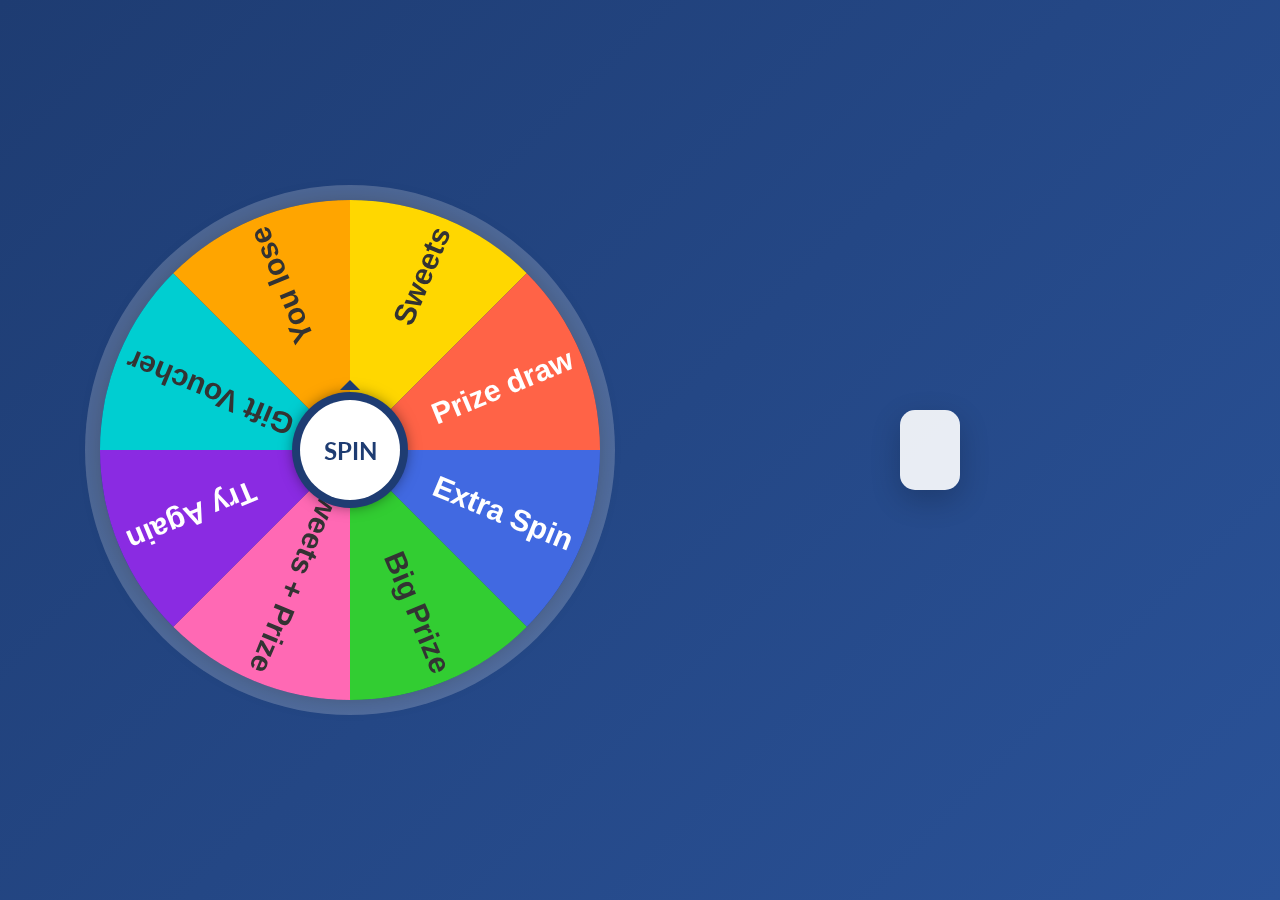
<file: spin-the-wheel/index.html>
<!doctype html>
<html lang="en">
  <head>
    <meta charset="UTF-8" />
    <meta name="viewport" content="width=device-width, initial-scale=1.0" />
    <title>Spin the Wheel</title>
    <link
      href="https://fonts.googleapis.com/css2?family=Lato:wght@400;700&display=swap"
      rel="stylesheet"
    />
    <link rel="stylesheet" href="src/styles.css" />
  </head>
  <body>
    <div class="container">
      <div class="column">
        <div id="spin_the_wheel">
          <canvas id="wheel" width="500" height="500"></canvas>
          <div id="spin">SPIN</div>
        </div>
      </div>
      <div class="column">
        <div class="result-prompt">
          <div class="result" id="result"></div>
          <div class="prompt" id="prompt"></div>
        </div>
      </div>
    </div>
    <div id="resultDialog">
      <h2>Result</h2>
      <p id="dialogResult"></p>
      <button onclick="closeDialog()">Close</button>
    </div>
    <script src="src/index.js" defer></script>
  </body>
</html>
</file>
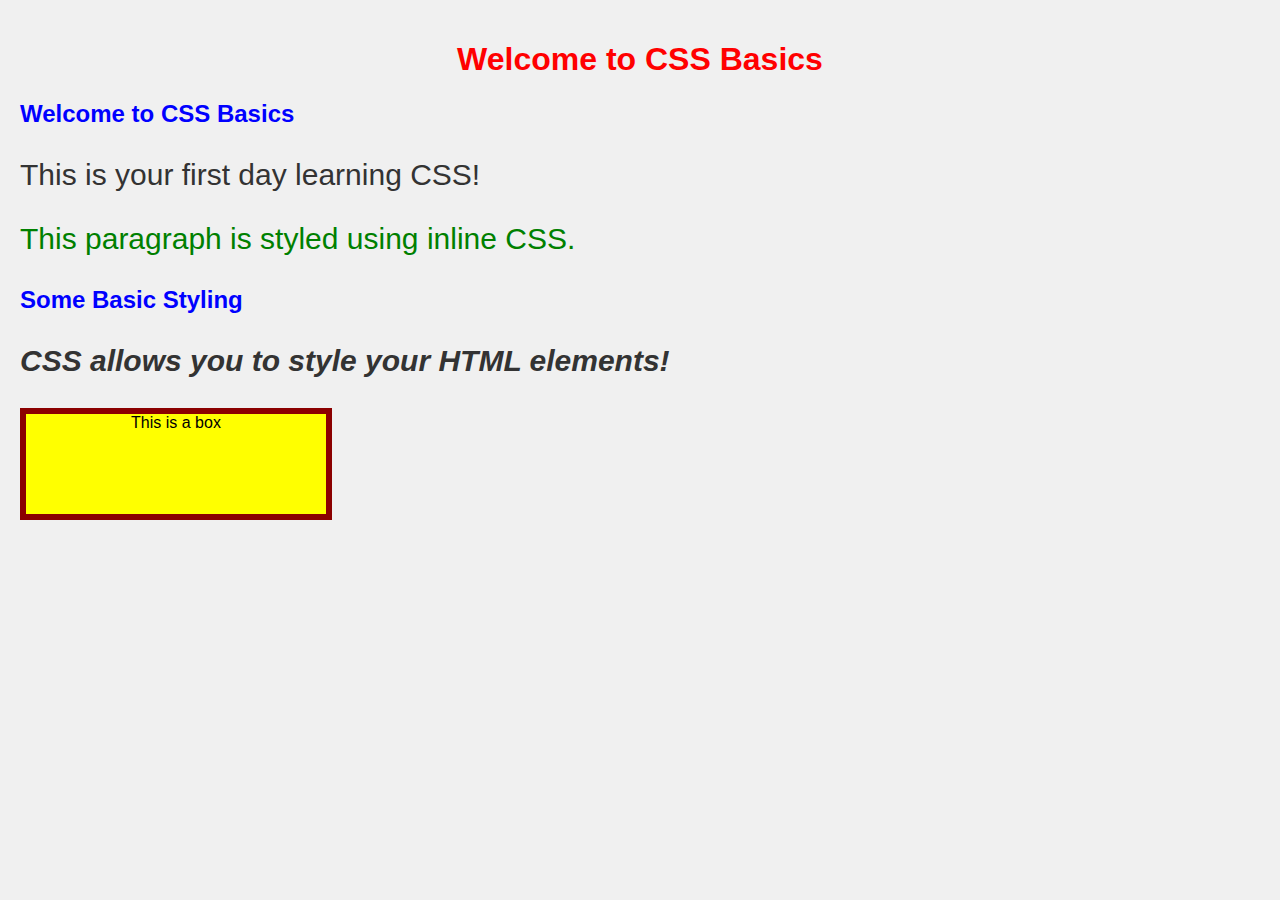
<file: Workshop/CSS/index.html>
<!DOCTYPE html>
<html lang="en">
<head>
    <meta charset="UTF-8">
    <meta name="viewport" content="width=device-width, initial-scale=1.0">
    <title>CSS Basics - Day 1</title>
    <link rel="stylesheet" href="style.css">
    <style>
        .inline-css {
            color: red;
            text-align: center;
        }
    </style>
</head>
<body>
    <h1 class="inline-css">Welcome to CSS Basics</h1>
    <h2>Welcome to CSS Basics</h2>
    <p>This is your first day learning CSS!</p>
    <p style="color: green;">This paragraph is styled using inline CSS.</p>

    <h2>Some Basic Styling</h2>
    <p class="intro">CSS allows you to style your HTML elements!</p>
    <div class="box">This is a box</div>
</body>
</html>
</file>
<file: spin-the-wheel/src/styles.css>
/* Global Styles */
* {
  margin: 0;
  padding: 0;
  box-sizing: border-box;
}

body {
  height: 100vh;
  display: flex;
  justify-content: center;
  align-items: center;
  background: linear-gradient(135deg, #1e3c72, #2a5298);
  font-family: 'Lato', sans-serif;
  color: #333;
  overflow: hidden;
}

.container {
  display: flex;
  justify-content: space-around;
  width: 100%;
  max-width: 1200px;
  padding: 20px;
}

.column {
  flex: 1;
  display: flex;
  justify-content: center;
  align-items: center;
  padding: 20px;
}

/* Wheel Styles */
#spin_the_wheel {
  display: inline-block;
  position: relative;
  border-radius: 50%;
  box-shadow: 0 0 0 15px rgba(255, 255, 255, 0.2), 0 0 20px rgba(0, 0, 0, 0.3);
}

#wheel {
  display: block;
  transition: transform 6s cubic-bezier(0.25, 0.1, 0.25, 1); /* Smooth spin transition */
}

#spin {
  font: bold 1.5em 'Lato', sans-serif;
  user-select: none;
  cursor: pointer;
  position: absolute;
  top: 50%;
  left: 50%;
  transform: translate(-50%, -50%);
  width: 100px;
  height: 100px;
  background: #fff;
  color: #1e3c72;
  border-radius: 50%;
  display: flex;
  justify-content: center;
  align-items: center;
  box-shadow: 0 0 0 8px #1e3c72, 0 0 15px 5px rgba(0, 0, 0, 0.6);
  transition: 0.8s ease;
}

#spin:hover {
  background: #1e3c72;
  color: #fff;
}

#spin::after {
  content: "";
  position: absolute;
  top: -20px;
  border: 10px solid transparent;
  border-bottom-color: currentColor;
  border-top: none;
}

/* Result and Prompt Styles */
.result-prompt {
  background-color: rgba(255, 255, 255, 0.9);
  padding: 30px;
  border-radius: 15px;
  box-shadow: 0 10px 30px rgba(0, 0, 0, 0.2);
  max-width: 400px;
  text-align: center;
}

.result {
  font-size: 28px;
  font-weight: bold;
  margin-bottom: 20px;
  color: #1e3c72;
}

.prompt {
  font-style: italic;
  font-size: 18px;
  line-height: 1.5;
  color: #555;
}

/* Dialog Box */
#resultDialog {
  display: none;
  position: fixed;
  top: 50%;
  left: 50%;
  transform: translate(-50%, -50%);
  background-color: rgba(255, 255, 255, 0.95);
  padding: 30px;
  border-radius: 15px;
  box-shadow: 0 15px 40px rgba(0, 0, 0, 0.3);
  z-index: 1000;
}

#resultDialog h2 {
  color: #1e3c72;
  margin-bottom: 15px;
}

#resultDialog button {
  margin-top: 20px;
  padding: 10px 20px;
  cursor: pointer;
  background-color: #1e3c72;
  color: #fff;
  border: none;
  border-radius: 5px;
  font-size: 16px;
  transition: background-color 0.3s ease;
}

#resultDialog button:hover {
  background-color: #163055;
}
</file>
<file: Workshop/CSS/style.css>
/* External CSS Example */
body {
    font-family: Arial, sans-serif;
    background-color: #f0f0f0;
    margin: 0;
    padding: 20px;
}

h2 {
    color: blue;
}

p {
    color: #333;
    font-size: 30px;
}

.intro {
    font-weight: bolder;
    font-style: italic;
}

.box {
    width: 300px;
    height: 100px;
    background-color: yellow;
    border: 6px solid darkred;
    text-align: center;
    /* line-height: 100px; */
}
</file>
